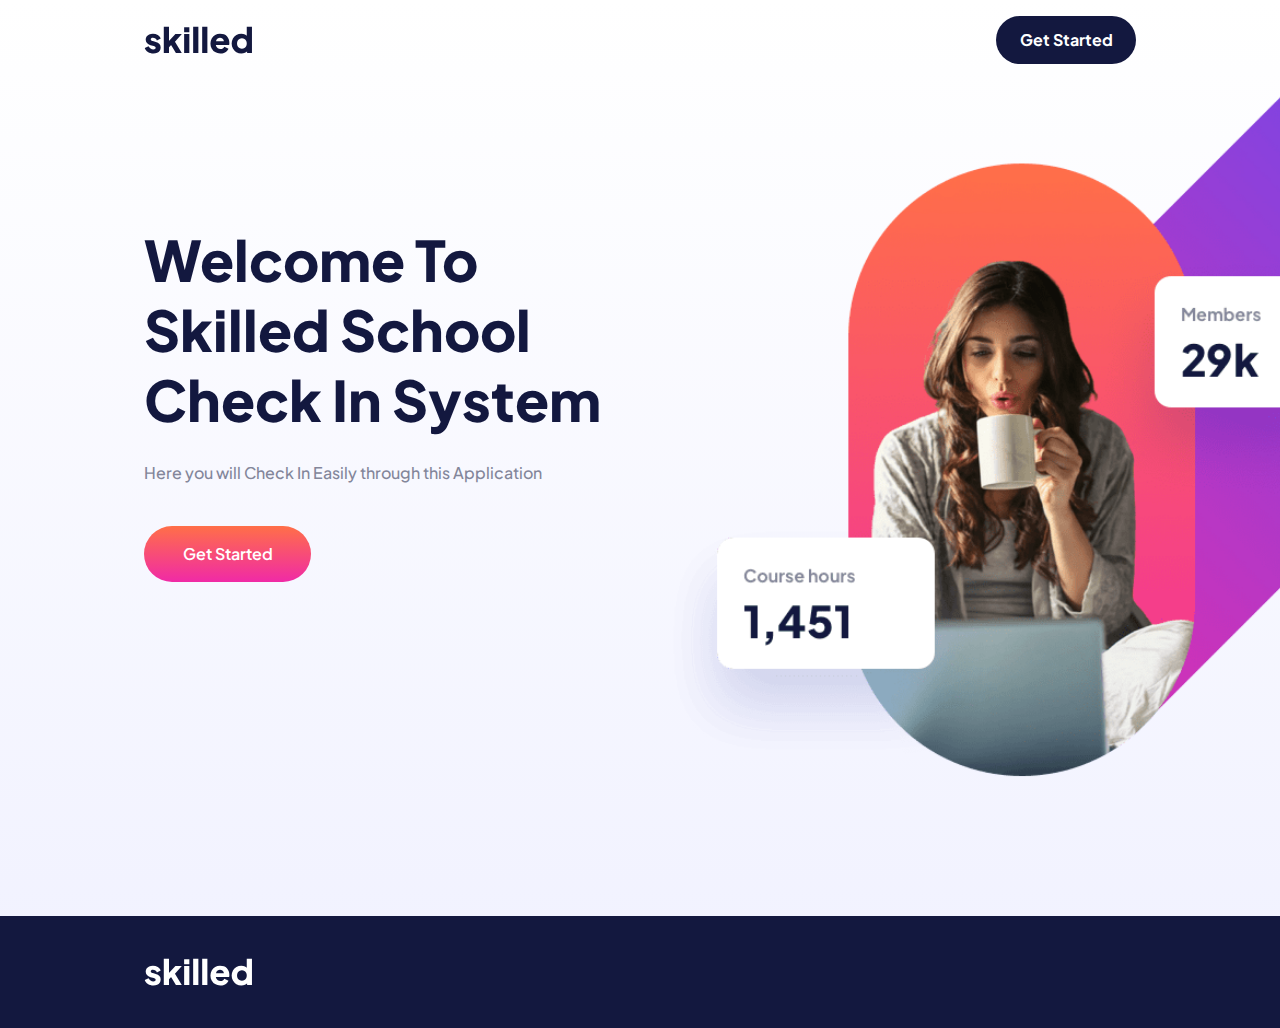
<file: Index.html>
<!DOCTYPE html>
<html lang="en">
  <head>
    <meta charset="UTF-8" />
    <meta http-equiv="X-UA-Compatible" content="IE=edge" />
    <meta name="viewport" content="width=device-width, initial-scale=1.0" />
    <link rel="stylesheet" href="style.css" />
    <!-- Bootstrap CSS CDN -->
    <link
      href="https://cdn.jsdelivr.net/npm/bootstrap@5.0.2/dist/css/bootstrap.min.css"
      rel="stylesheet"
      integrity="sha384-EVSTQN3/azprG1Anm3QDgpJLIm9Nao0Yz1ztcQTwFspd3yD65VohhpuuCOmLASjC"
      crossorigin="anonymous"
    />
    <title>Document</title>
  </head> 
  <body>
    
    <div class="hero-image"></div>
    <div class="main-wrapper">
      <header class="header">
        <img class="logo" src="./assets/logo-dark.svg" alt="logo" />
        <button class="header-button">Get Started</button>
      </header>
      <main>
        <section class="intro">
          <div class="intro-text">
            <h1 class="intro-heading">Welcome To Skilled School Check In System</h1>
            <p class="intro-paragraph">
             Here you will Check In Easily through this Application
            </p>
            <button class="intro-btn"><a href="checkinsystem.html"> Get Started</a></button>
          </div>
          <div class="intro-image"></div>
        </section>
       
      </main>
    </div>
    <footer class="footer">
      <div class="footer-wrapper">
        <img class="logo" src="./assets/logo-light.svg" alt="logo" />
      </div>
    </footer>
    <!-- Bootstrap JS CDN-->
    <script
      src="https://cdn.jsdelivr.net/npm/bootstrap@5.0.2/dist/js/bootstrap.bundle.min.js"
      integrity="sha384-MrcW6ZMFYlzcLA8Nl+NtUVF0sA7MsXsP1UyJoMp4YLEuNSfAP+JcXn/tWtIaxVXM"
      crossorigin="anonymous"
    ></script>
  </body>
</html>
</file>
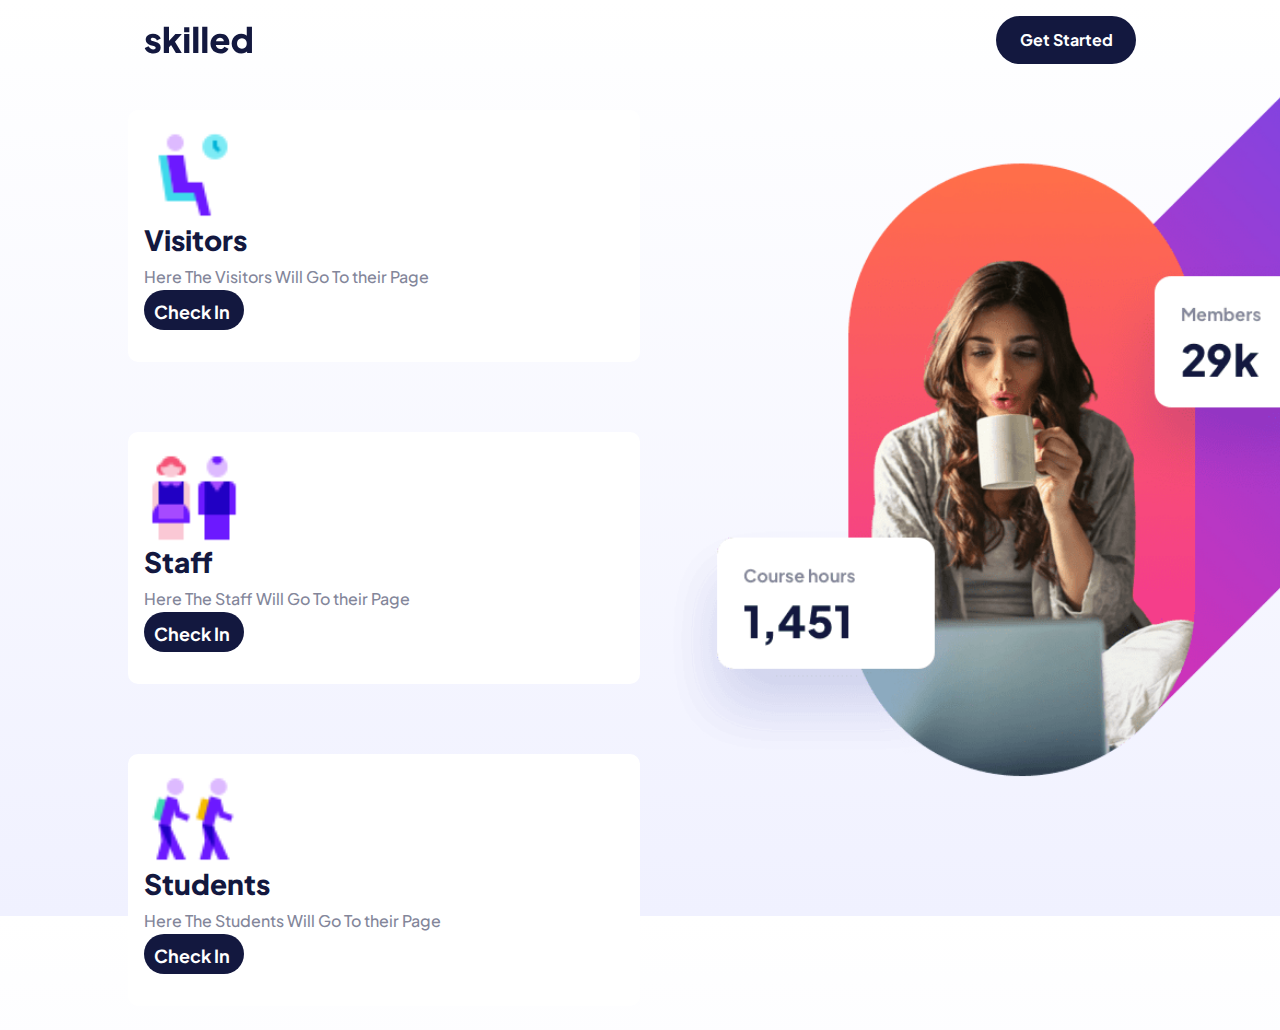
<file: checkinsystem.html>
<!DOCTYPE html>
<html lang="en">
<head>
    <meta charset="UTF-8">
    <meta http-equiv="X-UA-Compatible" content="IE=edge">
    <meta name="viewport" content="width=device-width, initial-scale=1.0">
    <link rel="stylesheet" href="style.css" />
    <title>Document</title>
</head>
<body class="height:100vh;">
    <div class="hero-image"></div>
    <div class="main-wrapper">
      <header class="header">
        <img class="logo" src="./assets/logo-dark.svg" alt="logo" />
        <button class="header-button">Get Started</button>
      </header>
      <main class="maindiv">
       
        <div class="course-cards">
            <div class="course-card d-flex flex-column justify-content-center align-items-center">
                <img
                  class="course-card__logo"
                  src="./assets/visitors.png"
                  alt="icon-animation"
                />
                <h2 class="course-card__heading">Visitors</h2>
                <p class="course-card__description">
                  Here The Visitors Will Go To their Page
                </p>
                <a href="visitors.html" class="course-card__link">Check In</a>
              </div>
            <div class="course-card">
                <img
                class="course-card__logo"
                src="./assets/staff.png"
                alt="icon-animation"
              />
              <h2 class="course-card__heading">Staff</h2>
              <p class="course-card__description">
               Here The Staff Will Go To their Page
              </p>
              <a href="staff.html" class="course-card__link">Check In</a>
            </div>
            <div class="course-card">
              <img
                class="course-card__logo"
                src="./assets/students.png"
                alt="icon-animation"
              />
              <h2 class="course-card__heading">Students</h2>
              <p class="course-card__description">
                Here The Students Will Go To their Page
              </p>
              <a href="Student.html" class="course-card__link">Check In</a>
            </div>
           
      
            
           
          </div>
      </main>
      </div>
      </body>
</body>
</html>
</file>
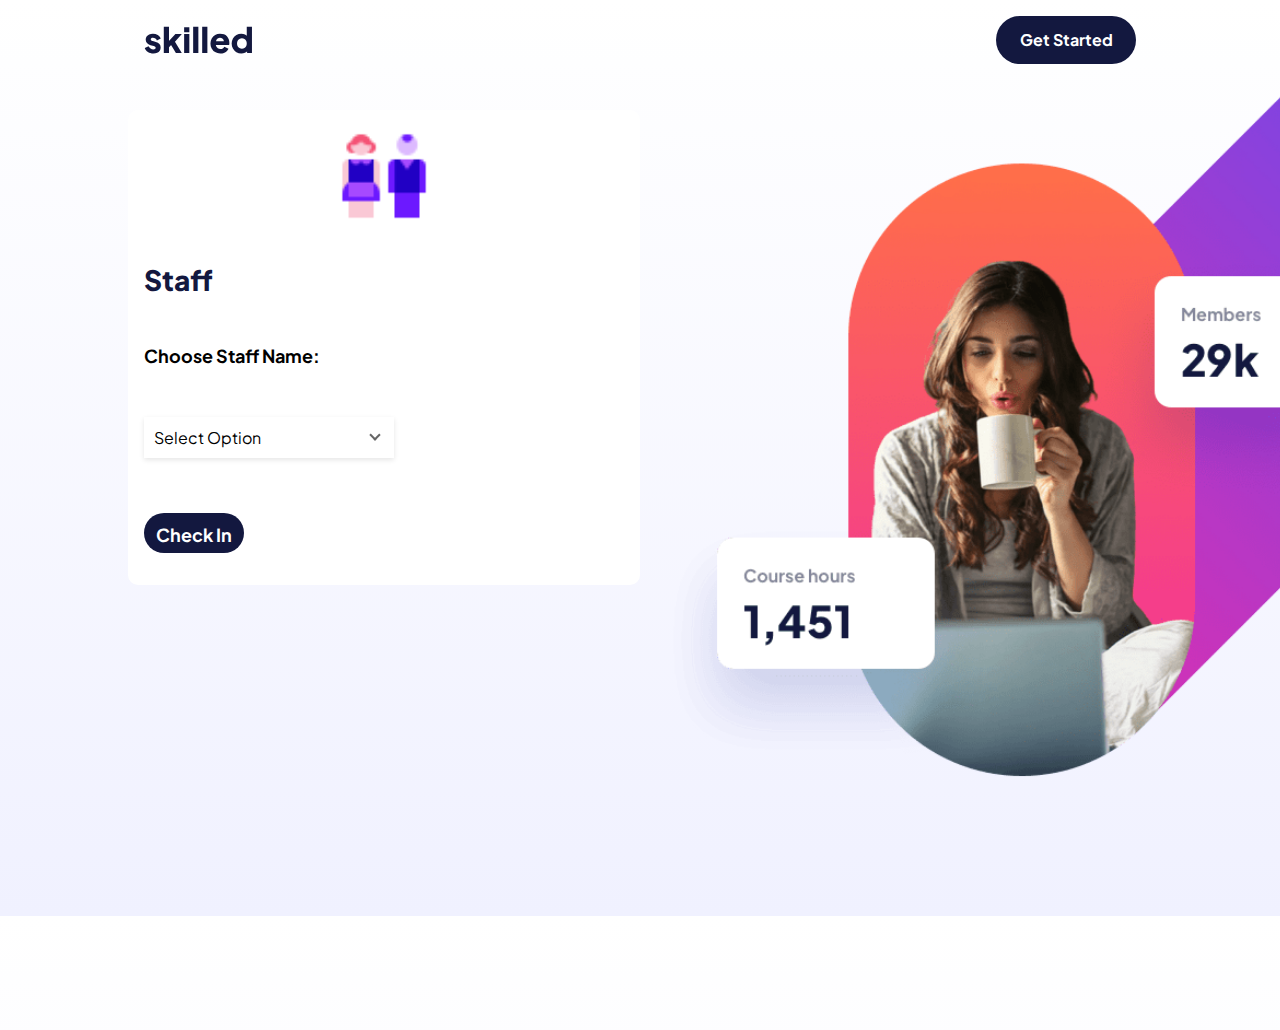
<file: staff.html>
<!DOCTYPE html>
<html lang="en">
  <head>
    <meta charset="UTF-8" />
    <meta http-equiv="X-UA-Compatible" content="IE=edge" />
    <meta name="viewport" content="width=device-width, initial-scale=1.0" />
    <link rel="stylesheet" href="style.css" />
    <script src="https://ajax.googleapis.com/ajax/libs/jquery/3.2.1/jquery.min.js"></script>
    <title>Document</title>
  </head>

  <body>
    <div class="hero-image"></div>
    <div class="main-wrapper">
      <header class="header">
        <img class="logo" src="./assets/logo-dark.svg" alt="logo" />
        <button class="header-button">Get Started</button>
      </header>
      <main class="maindiv">
        <div class="course-cards">
          <div class="course-card">
            <div class="imgflex">
              <img
                class="course-card__logo"
                src="./assets/staff.png"
                alt="icon-animation"
              />
            </div>
            <h2 class="course-card__heading">Staff</h2>
            <label for="firstdropdown" class="selectlabel"
              >Choose Staff Name:</label
            >
            <div class="select">
              <div class="selectBtn" data-type="firstOption">Select Option</div>
              <div class="selectDropdown">
                <div class="option" data-type="firstOption">Select Option</div>
                <div class="option" data-type="SecondOption">
                  Dr Peria Fearne
                </div>
                <div class="option" data-type="thirdOption">Ms T Gibb</div>
                <div class="option" data-type="fourOption">Mr V Zotto</div>
                <div class="option" data-type="fiveOption">Ms A Dobble</div>
                <div class="option" data-type="SixOption">Mr H Carette</div>
                <div class="option" data-type="SevenOption">Ms B McGreal</div>
                <div class="option" data-type="EightOption">Dr M Spridgeon</div>
                <div class="option" data-type="NineOption">Mr A Hallbord</div>
                <div class="option" data-type="TenOption">Dr C Bermingham</div>
                <div class="option" data-type="ElevenOption">Ms R Krienke</div>
                <div class="option" data-type="TwelveOption">
                  Ms G M'Chirrie
                </div>
                <div class="option" data-type="ThirteenOption">
                  Ms C Waiting
                </div>
                <div class="option" data-type="FourteenOption">Ms M Bisley</div>
                <div class="option" data-type="FifteenOption">Dr M Sorbie</div>
                <div class="option" data-type="SixteenOption">Mr Y Gude</div>
                <div class="option" data-type="SeventeenOption">
                  Mr R Kenyam
                </div>
                <div class="option" data-type="EighteenOption">
                  Ms W Ivanilov
                </div>
              </div>
            </div>
            <section class="modal hidden">
              <div class="flex">
                <p class="modaltext">Click the Button to Confirm</p>

                <button class="btn-close">⨉</button>
              </div>
              <div class="justifycontent">
                <div id="loader-container">
                  <div class="loader"></div>
                  <div class="success">
                   <img src="./assets/checked.png" alt="">
                    <strong class="imgtext">You are Successfully Check In</strong>
                  </div>
                </div>
                <button class="btn" id="button1">Confirm</button>
                <button class="cancelbtn">
                  <a href="Index.html">Cancel</a>
                </button>
              </div>
            </section>

            <div class="overlay hidden"></div>
            <button class="btn-open course-card__link">Check In</button>
          </div>
        </div>
      </main>
    </div>
    <script>
      // loader
      const button = document.getElementById("button1");
      button.addEventListener("click", () => {
        function showLoader() {
          document.getElementById("loader-container").style.display = "block";
        }

        function hideLoader() {
          document.getElementById("loader-container").style.display = "none";
        }

        function showSuccess() {
          document.querySelector(".loader").style.display = "none";
          document.querySelector(".success").style.display = "flex";
        }

        // Call showLoader() before your long-running task
        showLoader();

        // Call hideLoader() and showSuccess() after your long-running task has completed successfully
        setTimeout(function () {
          //   hideLoader();
          showSuccess();
          window.location.href = "Index.html";
        }, 3000);
        // Change this to the duration of your long-running task in milliseconds
      });
      const modal = document.querySelector(".modal");
      const overlay = document.querySelector(".overlay");
      const openModalBtn = document.querySelector(".btn-open");
      const closeModalBtn = document.querySelector(".btn-close");

      // close modal function
      const closeModal = function () {
        modal.classList.add("hidden");
        overlay.classList.add("hidden");
      };

      // close the modal when the close button and overlay is clicked
      closeModalBtn.addEventListener("click", closeModal);
      overlay.addEventListener("click", closeModal);

      // close modal when the Esc key is pressed
      document.addEventListener("keydown", function (e) {
        if (e.key === "Escape" && !modal.classList.contains("hidden")) {
          closeModal();
        }
      });

      // open modal function
      const openModal = function () {
        modal.classList.remove("hidden");
        overlay.classList.remove("hidden");
      };
      // open modal event
      openModalBtn.addEventListener("click", openModal);

      let index = 1;

      const on = (listener, query, fn) => {
        document.querySelectorAll(query).forEach((item) => {
          item.addEventListener(listener, (el) => {
            fn(el);
          });
        });
      };

      on("click", ".selectBtn", (item) => {
        const next = item.target.nextElementSibling;
        next.classList.toggle("toggle");
        next.style.zIndex = index++;
      });
      on("click", ".option", (item) => {
        item.target.parentElement.classList.remove("toggle");

        const parent = item.target.closest(".select").children[0];
        parent.setAttribute("data-type", item.target.getAttribute("data-type"));
        parent.innerText = item.target.innerText;
      });
    </script>
  </body>
</html>
</file>
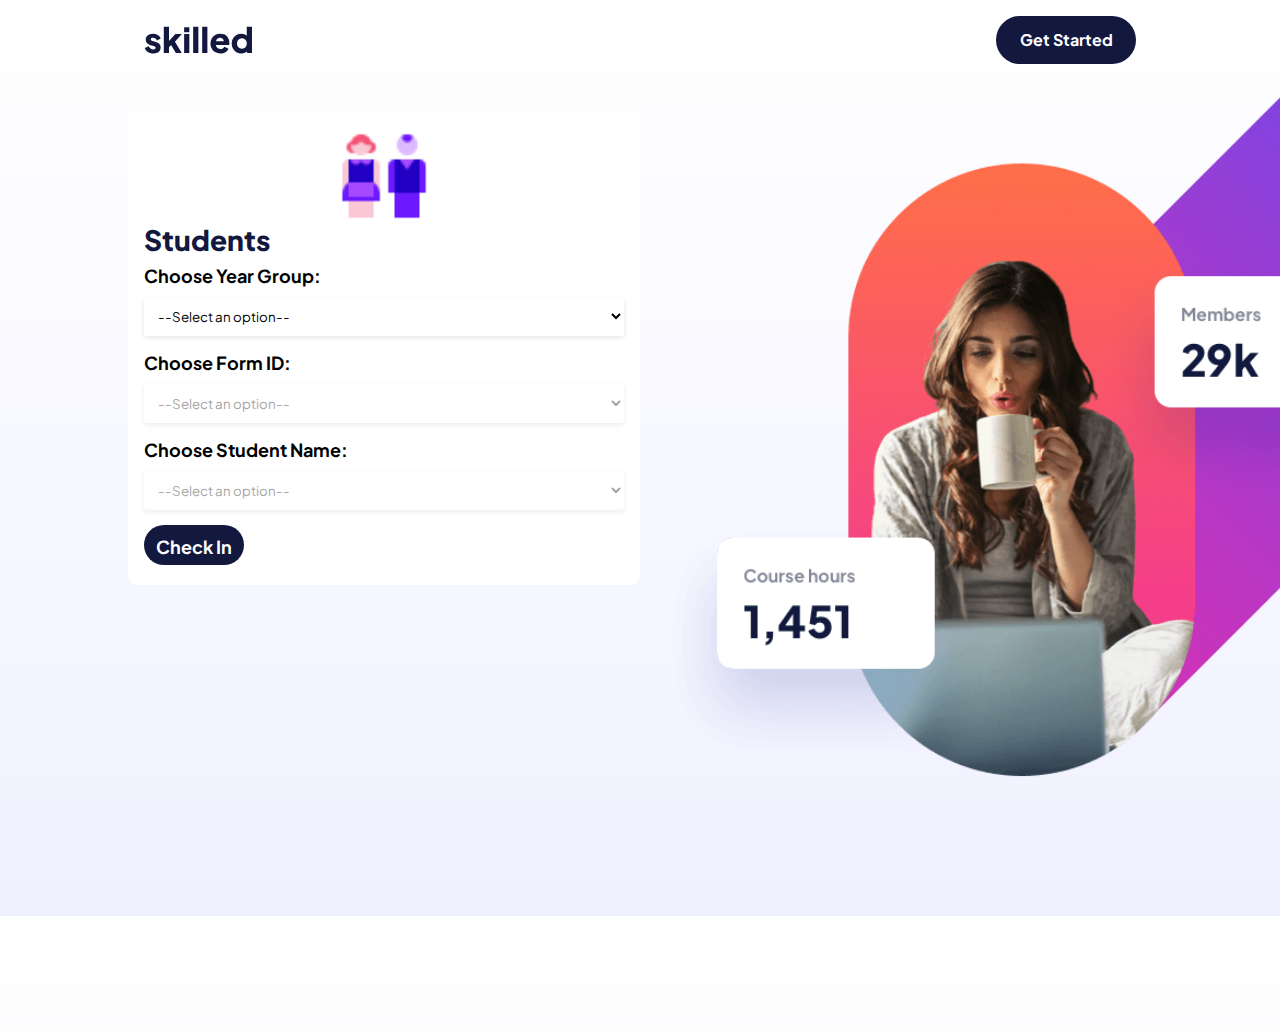
<file: Student.html>
<!DOCTYPE html>
<html lang="en">
  <head>
    <meta charset="UTF-8" />
    <meta http-equiv="X-UA-Compatible" content="IE=edge" />
    <meta name="viewport" content="width=device-width, initial-scale=1.0" />
    <link rel="stylesheet" href="style.css" />
    <link
      rel="stylesheet"
      href="https://cdnjs.cloudflare.com/ajax/libs/font-awesome/4.7.0/css/font-awesome.min.css"
    />

    <title>Document</title>
  </head>

  <body class="studentpage">
    <div class="hero-image"></div>
    <div class="main-wrapper">
      <header class="header">
        <img class="logo" src="./assets/logo-dark.svg" alt="logo" />
        <button class="header-button">Get Started</button>
      </header>
      <main class="maindiv">
        <div class="course-cards">
          <div class="course-card">
            <div class="imgflex">
              <img
                class="course-card__logo"
                src="./assets/staff.png"
                alt="icon-animation"
              />
            </div>
            <h2 class="course-card__heading">Students</h2>
            <div class="Alldropdowns">
              <label for="firstdropdown" class="selectlabel"
                >Choose Year Group:</label
              >
              <select id="firstDropdown">
                <option value="">--Select an option--</option>
                <option value="option1">Year 7</option>
                <option value="option2">Year 8</option>
                <option value="option3">Year 9</option>
                <option value="option4">Year 10</option>
                <option value="option5">Year 11</option>
              </select>
              <label for="secondDropdown" class="selectlabel"
                >Choose Form ID:</label
              >
              <select id="secondDropdown" disabled>
                <option value="">--Select an option--</option>
              </select>
              <label for="thirdDropdown" class="selectlabel"
                >Choose Student Name:</label
              >
              <select id="thirdDropdown" disabled>
                <option value="">--Select an option--</option>
                <option value="option1">Kassi Langthorne</option>
                <option value="option2">Margie Royan</option>
                <option value="option3">Ramsay Arnholdt</option>
                <option value="option4">Sheilah Restieaux</option>
                <option value="option5">Catlaina Poyntz</option>
                <option value="option6">Meredith Franseco</option>
                <option value="option7">Imogene Mirams</option>
                <option value="option8">Cindi Driffe</option>
                <option value="option9">Enrica Gudyer</option>
                <option value="option10">Shari Aldcorne</option>
                <option value="option11">Hobard Endrighi</option>
                <option value="option12">Emilio Huygens</option>
                <option value="option13">Hermie Harler</option>
                <option value="option14">Haleigh Lince</option>
                <option value="option16">Dorine Rosie</option>
                <option value="option17">Rosemarie Thonaso</option>
                <option value="option18">Sven Logie</option>
                <option value="option19">Janis Pavett</option>
                <option value="option20">Debbi Trass</option>
                <option value="option21">Giff Dudney</option>
                <option value="option22">Stern Bertrand</option>
                <option value="option23">Hamnet Ridde</option>
                <option value="option24">Gian Lefeaver</option>
                <option value="option25">Flem felip</option>
                <option value="option26">Rianon Brodie</option>
                <option value="option27">Derby Grzelak</option>
                <option value="option28">Muhammad Gartshore</option>
                <option value="option29">Ivar McCarrick</option>
                <option value="option30">Matthaeus McPeice</option>
              </select>
            </div>
            <section class="modal hidden">
              <div class="flex">
                <p class="modaltext">Click the Button to Confirm</p>

                <button class="btn-close">⨉</button>
              </div>
              <div class="justifycontent">
                <button class="btn" id="button1">
                  Confirm
                </button>
                <div id="loader-container">
                  <div class="loader"></div>
                  <div class="success">
                   <img src="./assets/checked.png" alt="">
                    <strong class="imgtext">You are Successfully Check In</strong>
                  </div>
                </div>
                <button class="cancelbtn">
                  <a href="Index.html">Cancel</a>
                </button>
              </div>
            </section>

            <div class="overlay hidden"></div>
            <button class="btn-open course-card__link">Check In</button>
          </div>
        </div>
      </main>
    </div>
    <script>
      const button = document.getElementById("button1");
      button.addEventListener("click", () => {
        function showLoader() {
          document.getElementById("loader-container").style.display = "block";
        }

        function hideLoader() {
          document.getElementById("loader-container").style.display = "none";
        }

        function showSuccess() {
          document.querySelector(".loader").style.display = "none";
          document.querySelector(".success").style.display = "flex";
        }
        
        // Call showLoader() before your long-running task
        showLoader();

        // Call hideLoader() and showSuccess() after your long-running task has completed successfully
        setTimeout(function () {
        //   hideLoader();
          showSuccess();
          window.location.href='Index.html';
        }, 3000);
         // Change this to the duration of your long-running task in milliseconds
      });
      // Loader

      //   dropdown
      const firstDropdown = document.getElementById("firstDropdown");
      const secondDropdown = document.getElementById("secondDropdown");
      const thirdDropdown = document.getElementById("thirdDropdown");

      firstDropdown.addEventListener("change", function () {
        secondDropdown.disabled = false;
      });

      secondDropdown.addEventListener("change", function () {
        thirdDropdown.disabled = false;
      });

      const optionsForOption1 = [
        { text: "TG", value: "option1-1" },
        { text: "AD", value: "option1-2" },
        { text: "MS", value: "option1-3" },
        { text: "AH", value: "option1-4" },
      ];
      const optionsForOption2 = [
        { text: "CB", value: "option2-1" },
        { text: "RK", value: "option2-2" },
        { text: "CW", value: "option2-3" },
        { text: "MB", value: "option2-4" },
      ];
      const optionsForOption3 = [
        { text: "YG", value: "option3-1" },
        { text: "RK", value: "option3-2" },
        { text: "WI", value: "option3-3" },
        { text: "JOD", value: "option3-4" },
      ];
      const optionsForOption4 = [
        { text: "ML", value: "option4-1" },
        { text: "LG", value: "option4-2" },
        { text: "PB", value: "option4-3" },
        { text: "HN", value: "option4-4" },
      ];
      const optionsForOption5 = [
        { text: "PH", value: "option5-1" },
        { text: "OJ", value: "option5-2" },
        { text: "US", value: "option5-3" },
        { text: "WR", value: "option5-4" },
      ];

      // Add an event listener to the first dropdown
      firstDropdown.addEventListener("change", () => {
        // Get the selected option in the first dropdown
        const selectedOption = firstDropdown.value;

        // Update the options in the second dropdown based on the selected option
        switch (selectedOption) {
          case "option1":
            updateOptions(optionsForOption1);
            break;
          case "option2":
            updateOptions(optionsForOption2);
            break;
          case "option3":
            updateOptions(optionsForOption3);
            break;
          case "option4":
            updateOptions(optionsForOption4);
            break;
          case "option5":
            updateOptions(optionsForOption5);
            break;
          default:
            break;
        }
      });

      // Function to update the options in the second dropdown
      function updateOptions(options) {
        // Remove all existing options from the second dropdown
        secondDropdown.innerHTML = "";

        // Add the new options to the second dropdown
        options.forEach((option) => {
          const newOption = document.createElement("option");
          newOption.text = option.text;
          newOption.value = option.value;
          secondDropdown.add(newOption);
        });
      }

      //   Modal
      const modal = document.querySelector(".modal");
      const overlay = document.querySelector(".overlay");
      const openModalBtn = document.querySelector(".btn-open");
      const closeModalBtn = document.querySelector(".btn-close");

      // close modal function
      const closeModal = function () {
        modal.classList.add("hidden");
        overlay.classList.add("hidden");
      };

      // close the modal when the close button and overlay is clicked
      closeModalBtn.addEventListener("click", closeModal);
      overlay.addEventListener("click", closeModal);

      // close modal when the Esc key is pressed
      document.addEventListener("keydown", function (e) {
        if (e.key === "Escape" && !modal.classList.contains("hidden")) {
          closeModal();
        }
      });

      // open modal function
      const openModal = function () {
        modal.classList.remove("hidden");
        overlay.classList.remove("hidden");
      };
      // open modal event
      openModalBtn.addEventListener("click", openModal);

      let index = 1;

      const on = (listener, query, fn) => {
        document.querySelectorAll(query).forEach((item) => {
          item.addEventListener(listener, (el) => {
            fn(el);
          });
        });
      };

      on("click", ".selectBtn", (item) => {
        const next = item.target.nextElementSibling;
        next.classList.toggle("toggle");
        next.style.zIndex = index++;
      });
      on("click", ".option", (item) => {
        item.target.parentElement.classList.remove("toggle");

        const parent = item.target.closest(".select").children[0];
        parent.setAttribute("data-type", item.target.getAttribute("data-type"));
        parent.innerText = item.target.innerText;
      });
    </script>
  </body>
</html>
</file>
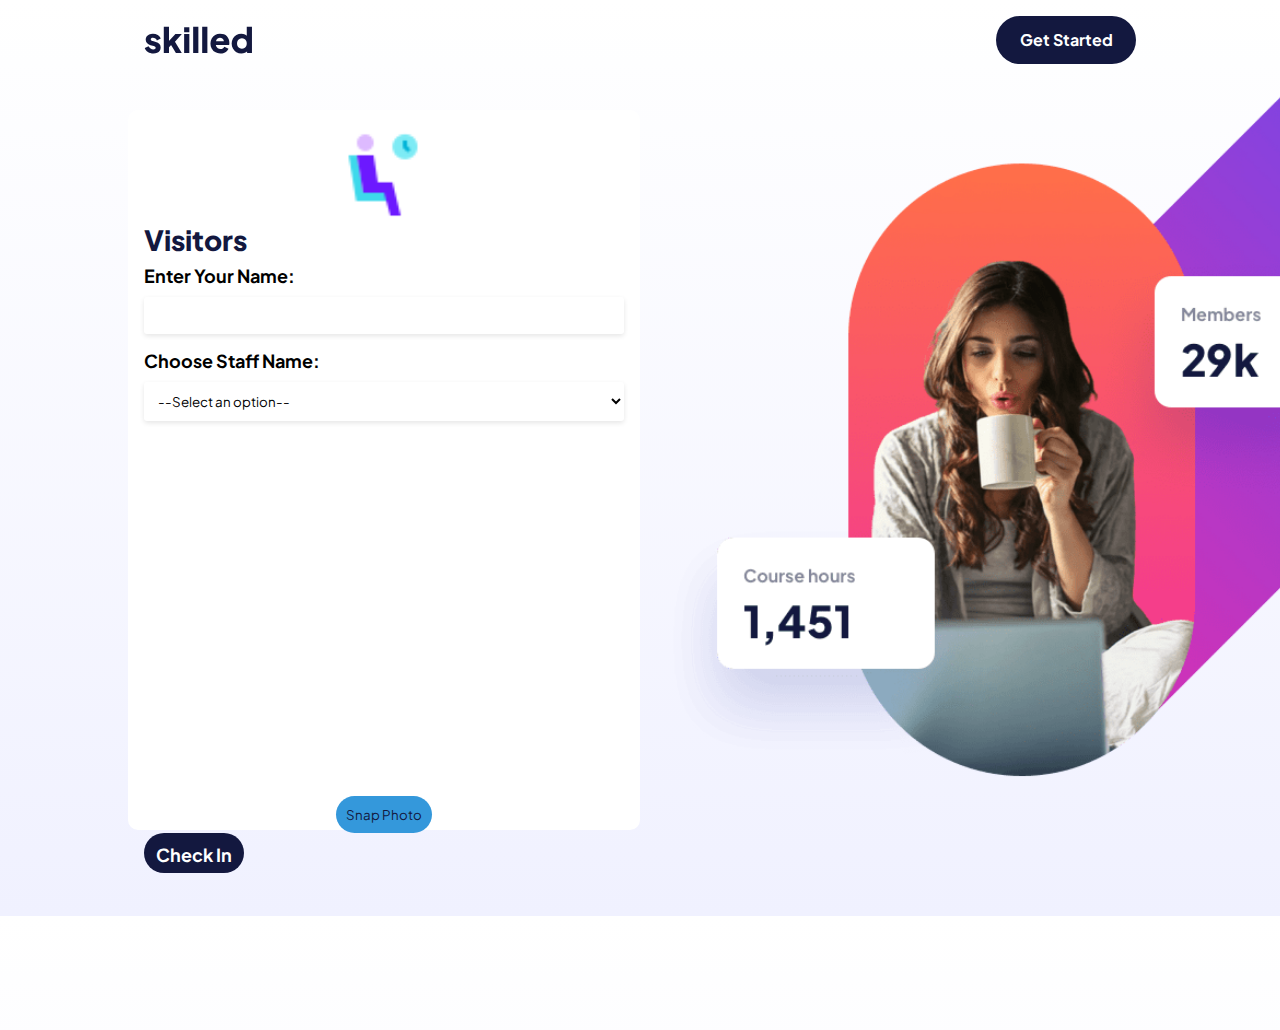
<file: visitors.html>
<!DOCTYPE html>
<html lang="en">
  <head>
    <meta charset="UTF-8" />
    <meta http-equiv="X-UA-Compatible" content="IE=edge" />
    <meta name="viewport" content="width=device-width, initial-scale=1.0" />
    <link rel="stylesheet" href="style.css" />
    <link
      rel="stylesheet"
      href="https://cdnjs.cloudflare.com/ajax/libs/font-awesome/4.7.0/css/font-awesome.min.css"
    />
    <style>
      .course-card {
        width: 100%;
        height: 80vh;
      }
    </style>
    <title>Document</title>
  </head>

  <body class="studentpage">
    <div class="hero-image"></div>
    <div class="main-wrapper">
      <header class="header">
        <img class="logo" src="./assets/logo-dark.svg" alt="logo" />
        <button class="header-button">Get Started</button>
      </header>
      <main class="maindiv">
        <div class="course-cards">
          <div class="course-card">
            <div class="imgflex">
              <img
                class="course-card__logo"
                src="./assets/visitors.png"
                alt="icon-animation"
              />
            </div>
            <h2 class="course-card__heading">Visitors</h2>
            <div class="Alldropdowns">
              <label for="namevisitor" class="selectlabel"
                >Enter Your Name:</label
              >
              <input type="text" name="namevisitor" />
              <label for="secondDropdown" class="selectlabel"
                >Choose Staff Name:</label
              >
              <select id="firstDropdown">
                <option value="">--Select an option--</option>
                <option value="option1">Dr Peria Fearne</option>
                <option value="option2">Ms T Gibb</option>
                <option value="option3">Mr V Zotto</option>
                <option value="option4">Ms A Dobble</option>
                <option value="option5">Mr H Carette</option>
                <option value="option6">Ms D Wildber</option>
                <option value="option7">Ms B McGreal</option>
                <option value="option8">Dr M Spridgeon</option>
                <option value="option9">Mr A Hallbord</option>
                <option value="option10">Dr C Bermingham</option>
                <option value="option11">Ms R Krienke</option>
                <option value="option12">Ms G M'Chirrie</option>
                <option value="option13">Ms C Waiting</option>
                <option value="option14">Ms M Bisley</option>
                <option value="option16">Dr M Sorbie</option>
                <option value="option17">Mr Y Gude</option>
                <option value="option18">Mr R Kenyam</option>
                <option value="option19">Ms W Ivanilov</option>
                <option value="option20">Ms D Wildber</option>
                <option value="option21">Dr J O'Dowgaine y</option>
                <option value="option22">Mr M Levett</option>
                <option value="option23">Ms W Right</option>
              </select>
              <div class="mainflex">
              <div class="flex-container">
                <video id="video" width="360" height="360" autoplay></video><canvas id="canvas" class="canvasimg" width="360" height="275"></canvas>  </div>
                <button id="snap" class="capturebtn">Snap Photo</button>
              </div>
              
          
            <section class="modal hidden">
              <div class="flex">
                <p class="modaltext">Click the Button to Confirm</p>

                <button class="btn-close">⨉</button>
              </div>
              <div class="justifycontent">
                <button class="btn" id="button1">Confirm</button>
                <div id="loader-container">
                  <div class="loader"></div>
                  <div class="success">
                    <img src="./assets/checked.png" alt="" />
                    <strong class="imgtext"
                      >You are Successfully Check In</strong
                    >
                  </div>
                </div>
                <button class="cancelbtn">
                  <a href="Index.html">Cancel</a>
                </button>
              </div>
            </section>

            <div class="overlay hidden"></div>
            <button class="btn-open course-card__link">Check In</button>
          </div>
        </div>
      </main>
    </div>
    <script>
      if (navigator.mediaDevices && navigator.mediaDevices.getUserMedia) {
        // Not adding `{ audio: true }` since we only want video now
        navigator.mediaDevices
          .getUserMedia({ video: true })
          .then(function (stream) {
            //video.src = window.URL.createObjectURL(stream);
            video.srcObject = stream;
            video.play();
          });
      }
      // Camera tool
      var canvas = document.getElementById("canvas");
      var context = canvas.getContext("2d");
      var video = document.getElementById("video");

      // Trigger photo take
      document.getElementById("snap").addEventListener("click", function () {
        context.drawImage(video, 0, 0, 360,275);
      });
      // loader
      const button = document.getElementById("button1");
      button.addEventListener("click", () => {
        function showLoader() {
          document.getElementById("loader-container").style.display = "block";
        }

        function hideLoader() {
          document.getElementById("loader-container").style.display = "none";
        }

        function showSuccess() {
          document.querySelector(".loader").style.display = "none";
          document.querySelector(".success").style.display = "flex";
        }
        

        // Call showLoader() before your long-running task
        showLoader();

        // Call hideLoader() and showSuccess() after your long-running task has completed successfully
        setTimeout(function () {
        showSuccess();
        window.location.href='Index.html';
        }, 3000);
      
        // Change this to the duration of your long-running task in milliseconds
      });
      // Loader

      //   dropdown

      //   Modal
      const modal = document.querySelector(".modal");
      const overlay = document.querySelector(".overlay");
      const openModalBtn = document.querySelector(".btn-open");
      const closeModalBtn = document.querySelector(".btn-close");

      // close modal function
      const closeModal = function () {
        modal.classList.add("hidden");
        overlay.classList.add("hidden");
      };

      // close the modal when the close button and overlay is clicked
      closeModalBtn.addEventListener("click", closeModal);
      overlay.addEventListener("click", closeModal);

      // close modal when the Esc key is pressed
      document.addEventListener("keydown", function (e) {
        if (e.key === "Escape" && !modal.classList.contains("hidden")) {
          closeModal();
        }
      });

      // open modal function
      const openModal = function () {
        modal.classList.remove("hidden");
        overlay.classList.remove("hidden");
      };
      // open modal event
      openModalBtn.addEventListener("click", openModal);

      let index = 1;

      const on = (listener, query, fn) => {
        document.querySelectorAll(query).forEach((item) => {
          item.addEventListener(listener, (el) => {
            fn(el);
          });
        });
      };

      on("click", ".selectBtn", (item) => {
        const next = item.target.nextElementSibling;
        next.classList.toggle("toggle");
        next.style.zIndex = index++;
      });
      on("click", ".option", (item) => {
        item.target.parentElement.classList.remove("toggle");

        const parent = item.target.closest(".select").children[0];
        parent.setAttribute("data-type", item.target.getAttribute("data-type"));
        parent.innerText = item.target.innerText;
      });
    </script>
  </body>
</html>
</file>
<file: style.css>
@import url("https://fonts.googleapis.com/css2?family=Plus+Jakarta+Sans:wght@500;700;800&display=swap");

:root {
  --blue-hover: #666ca3;
  --blue: #13183f;
  --text-gray: #83869a;
  --main-orange: #f74780;
  --main-pink: #ffa7c3;
  --white: #ffffff;
  --primary-gradient: linear-gradient(180deg, #ff6f48 0.04%, #f02aa6 100%);
  --secondary-gradient: linear-gradient(180deg, #4851ff 0%, #f02aa6 99.92%);
}

* {
  font-family: "Plus Jakarta Sans", sans-serif;
  box-sizing: border-box;
  margin: 0;
  padding: 0;
  border: 0;
}

body {
  background: linear-gradient(180deg, #ffffff 0%, #f0f1ff 100%);
}

/* .main-wrapper {
  min-height: calc(100vh - 8rem);
} */

.header {
  display: flex;
  justify-content: space-between;
  align-items: center;
  color: var(--blue);
  margin: 1rem;
}

.header .logo,
.footer .logo {
  height: 28px;
}

.header-button {
  background-color: var(--blue);
  color: var(--white);
  border-radius: 28px;
  width: 140px;
  height: 48px;
  font-size: 16px;
  line-height: 28px;
  font-weight: 700;
}

.maindiv {
  display: flex;
  justify-content: flex-start;
}

.header-button:hover {
  background-color: var(--blue-hover);
  cursor: pointer;
}

.intro-heading {
  color: var(--blue);
  font-size: 40px;
  line-height: 50px;
  font-weight: 800;
  margin: 1rem;
  margin-top: 2rem;
  margin-bottom: 26px;
}

.intro-paragraph,
.course-card__description {
  color: var(--text-gray);
  font-size: 16px;
  margin: 1rem;
  line-height: 26px;
  font-weight: 500;
}

.intro-btn {
  background: var(--primary-gradient);
  color: white;
  border-radius: 50px;
  width: 167px;
  height: 56px;
  font-size: 16px;
  line-height: 28px;
  font-weight: 700;
  margin: 24px 1rem;
}

.intro-btn a {
  text-decoration: none !important;
  color: white !important;
}

.intro-btn:hover {
  background: linear-gradient(0deg,
      rgba(255, 255, 255, 0.5),
      rgba(255, 255, 255, 0.5)),
    var(--primary-gradient);
  cursor: pointer;
}

.intro-image {
  background-image: url("./assets/image-hero-mobile.png");
  background-repeat: no-repeat;
  background-position: center;
  background-size: 435px 409px;
  height: 386px;
  width: 100%;
  margin: auto;
}

.intro-card {
  margin: 16px 1rem;
  background: var(--primary-gradient);
  color: var(--white);
  border-radius: 10px;
  padding: 1.5rem;
  font-weight: 800;
  font-size: 24px;
  line-height: 32px;
  height: 80px;
  margin-top: 40px;
}

.course-card {
  padding: 1rem;
  padding-bottom: 0;
  width: 50%;
  height: 50%;
  margin: 2.5rem auto;
  border-radius: 10px;
  background-color: var(--white);
  display: flex;
  flex-direction: column;
  justify-content: space-between;
}

.course-card__heading {
  margin-bottom: 10px;
  color: var(--blue);
  font-weight: 800;
  font-size: 28px;
  line-height: 28px;
}

.course-card__logo {
  position: relative;
  display: block;
  width: 100px;
  height: 100px;
}

.course-card__description {
  margin: 0;
}

.course-card__link {
  padding: 10px;
  width: 100px;
  height: 40px;
  border-radius: 50px;
  background-color: var(--blue);
  display: inline-block;
  text-decoration: none;
  color: white;
  font-weight: 700;
  font-size: 18px;
  margin-bottom: 32px;
}

.course-card__link:hover {
  color: var(--main-pink);
}

.footer {
  display: flex;
  align-items: center;
  background-color: var(--blue);
  height: 7rem;
}

.footer-wrapper {
  display: flex;
  justify-content: space-between;
  align-items: center;
  padding: 1rem;
  color: #ffffff;
  width: 100%;
}

.footer-button {
  background: var(--secondary-gradient);
  color: #ffffff;
  border-radius: 50px;
  width: 8rem;
  height: 3rem;
  font-size: 16px;
  line-height: 28px;
  font-weight: 700;
}

.footer-button:hover {
  background: linear-gradient(0deg,
      rgba(255, 255, 255, 0.5),
      rgba(255, 255, 255, 0.5)),
    linear-gradient(180deg, #4851ff -54.32%, #f02aa6 100%);
  cursor: pointer;
}

.Alldropdowns {
  display: flex;
  flex-direction: column;
  justify-content: flex-start;

}

.selectlabel {
  margin-bottom: 10px;
  font-size: 18px;
  font-weight: 700;
}

.select,
select,
input {
  position: relative;
  margin-bottom: 15px;
  width: 250px;
  box-shadow: 0 2px 5px rgba(0, 0, 0, 0.1);
}

.select .selectBtn,
select,
input {
  background: var(--bg1);
  padding: 10px;
  box-sizing: border-box;
  border-radius: 3px;
  width: 100%;
  cursor: pointer;
  position: relative;
  -webkit-user-select: none;
  -moz-user-select: none;
  -ms-user-select: none;
  user-select: none;
  background: #fff;
}

.select .selectBtn:after {
  content: "";
  position: absolute;
  top: 45%;
  right: 15px;
  width: 6px;
  height: 6px;
  -webkit-transform: translateY(-50%) rotate(45deg);
  transform: translateY(-50%) rotate(45deg);
  border-right: 2px solid #666;
  border-bottom: 2px solid #666;
  transition: 0.2s ease;
}

.select .selectBtn.toggle {
  border-radius: 3px 3px 0 0;
}

.select .selectBtn.toggle:after {
  -webkit-transform: translateY(-50%) rotate(-135deg);
  transform: translateY(-50%) rotate(-135deg);
}

.select .selectDropdown {
  position: absolute;
  top: 100%;
  width: 100%;
  border-radius: 0 0 3px 3px;
  overflow: hidden;
  background: var(--bg1);
  border-top: 1px solid #eee;
  z-index: 1;
  background: #fff;
  -webkit-transform: scale(1, 0);
  transform: scale(1, 0);
  -webkit-transform-origin: top center;
  transform-origin: top center;
  visibility: hidden;
  transition: 0.2s ease;
  box-shadow: 0 3px 3px rgba(0, 0, 0, 0.2);
}

.select .selectDropdown .option {
  padding: 10px;
  box-sizing: border-box;
  cursor: pointer;
}

.select .selectDropdown .option:hover {
  background: #f8f8f8;
}

.select .selectDropdown.toggle {
  visibility: visible;
  -webkit-transform: scale(1, 1);
  transform: scale(1, 1);
}
.canvasimg{
  margin-left: 5px;
}
.mainflex{
  display: flex;
  flex-direction: column;
  align-items: center;
}
.flex-container {
  display: flex;
  align-items: center;
}

.capturebtn{
  background-color: #3498db;
  color: #13183f;
  border-radius: 20px;
  padding: 10px;
}


.modal {
  display: flex;
  flex-direction: column;
  justify-content: center;
  gap: 0.4rem;
  width: 50%;
  padding: 1.3rem;
  min-height: 250px;
  position: absolute;
  top: 30%;
  left: 25%;
  background-color: white;
  border: 1px solid #ddd;
  border-radius: 15px;
  z-index: 2;
}

.hidden {
  display: none;
}

.modal .flex {
  display: flex;
  align-items: center;
  justify-content: space-between;
}

.justify-content {
  display: flex;
  align-items: center;
  justify-content: start;
}

.modal input {
  padding: 0.7rem 1rem;
  border: 1px solid #ddd;
  border-radius: 5px;
  font-size: 0.9em;
}

.modaltext {
  font-size: 0.9rem;
  color: #777;
  margin: 0.4rem 0 0.2rem;
}

button a {
  text-decoration: none;
  color: white;
  cursor: pointer;
  border: none;
  font-weight: 600;
}

.btn {
  display: inline-block;
  padding: 0.8rem 1.4rem;
  font-weight: 700;
  background-color: black;
  color: white;
  border-radius: 5px;
  text-align: center;
  font-size: 1em;
}

.cancelbtn {
  display: inline-block;
  padding: 0.8rem 1.4rem;
  font-weight: 700;
  background-color: red;
  color: white;
  border-radius: 5px;
  text-align: center;
  font-size: 1em;
}


.btn-close {
  transform: translate(10px, -20px);
  padding: 0.5rem 0.7rem;
  background: #eee;
  border-radius: 50%;
}

.overlay {
  position: fixed;
  top: 0;
  bottom: 0;
  left: 0;
  right: 0;
  width: 100%;
  height: 100%;
  background: rgba(0, 0, 0, 0.5);
  backdrop-filter: blur(3px);
  z-index: 1;
}

#loader-container {
  display: none;
  position: fixed;
  z-index: 9999;
  top: 0;
  left: 0;
  height: 100%;
  width: 100%;
  background-color: rgba(0, 0, 0, 0.5);
}

.loader {
  border: 16px solid #f3f3f3;
  border-top: 16px solid #3498db;
  border-radius: 50%;
  width: 120px;
  height: 120px;
  animation: spin 2s linear infinite;
  position: absolute;
  top: 50%;
  left: 50%;
  margin-top: -60px;
  margin-left: -60px;
}

.success {
  display: none;
  flex-direction: column;
  justify-content: center;
  align-items: center;
  position: absolute;
  top: 50%;
  left: 50%;
  transform: translate(-50%, -50%);
  text-align: center;
  color: #fff;
  z-index: 999999 !important;
}

.success img {
  width: 200px;
  height: 200px;
}

.imgtext {
  font-size: 32px;
  color: lightgreen;
}

.success i {
  font-size: 60px;
}

.success p {
  font-size: 24px;
}

@keyframes spin {
  0% {
    transform: rotate(0deg);
  }

  100% {
    transform: rotate(360deg);
  }
}

@media (min-width: 576px) {
  .hero-image {
    position: absolute;
    top: 0;
    right: 0;
    width: 50%;
    height: 70vh;
    background-image: url(./assets/image-hero-tablet.png);
    background-repeat: no-repeat;
    background-position: bottom left;
  }

  .header-button {
    z-index: 1;
  }

  .main-wrapper {
    width: 90%;


  }

  .intro-card {
    margin: 40px 0 0 0;
    padding: 56px 32px;
  }

  .intro-heading {
    font-size: 36px;
  }

  .intro-text {
    height: 50vh;
    width: 48%;
    margin-top: 5rem;
    margin-bottom: 5rem;
  }

  .intro-image {
    display: none;
  }

  .intro-paragraph,
  .course-card__description {
    font-size: 16px;
    font-weight: 500;
  }

  .course-cards {
    width: 50% !important;
    height: 930px;
    display: flex;
    flex-direction: column;
    justify-content: flex-start;
  }

  .intro-card,
  .course-card {
    width: 100%;
    margin-top: 30px;
  }
}

@media (min-width: 992px) {
  .hero-image {
    height: 95vh;
    background-image: url(./assets/image-hero-desktop.png);
    background-position: 18px -180px;
    background-size: auto 120%;
  }

  .intro-heading {
    font-size: 56px;
    line-height: 70px;
  }

  .imgflex {
    display: flex;
    justify-content: center;
  }

  .course-cards {
    height: 950px;

  }

  .intro-text {
    margin-top: 10rem;
    margin-bottom: 10rem;
  }

  .intro-card {
    font-size: 1.8rem;
  }

  .intro-card,
  .course-card {
    width: 100%;
  }

  .footer-wrapper {
    width: 80%;
    margin: auto;
  }

  .main-wrapper {
    height: 100vh;
    width: 80%;
    margin: auto;
  }
}
</file>
